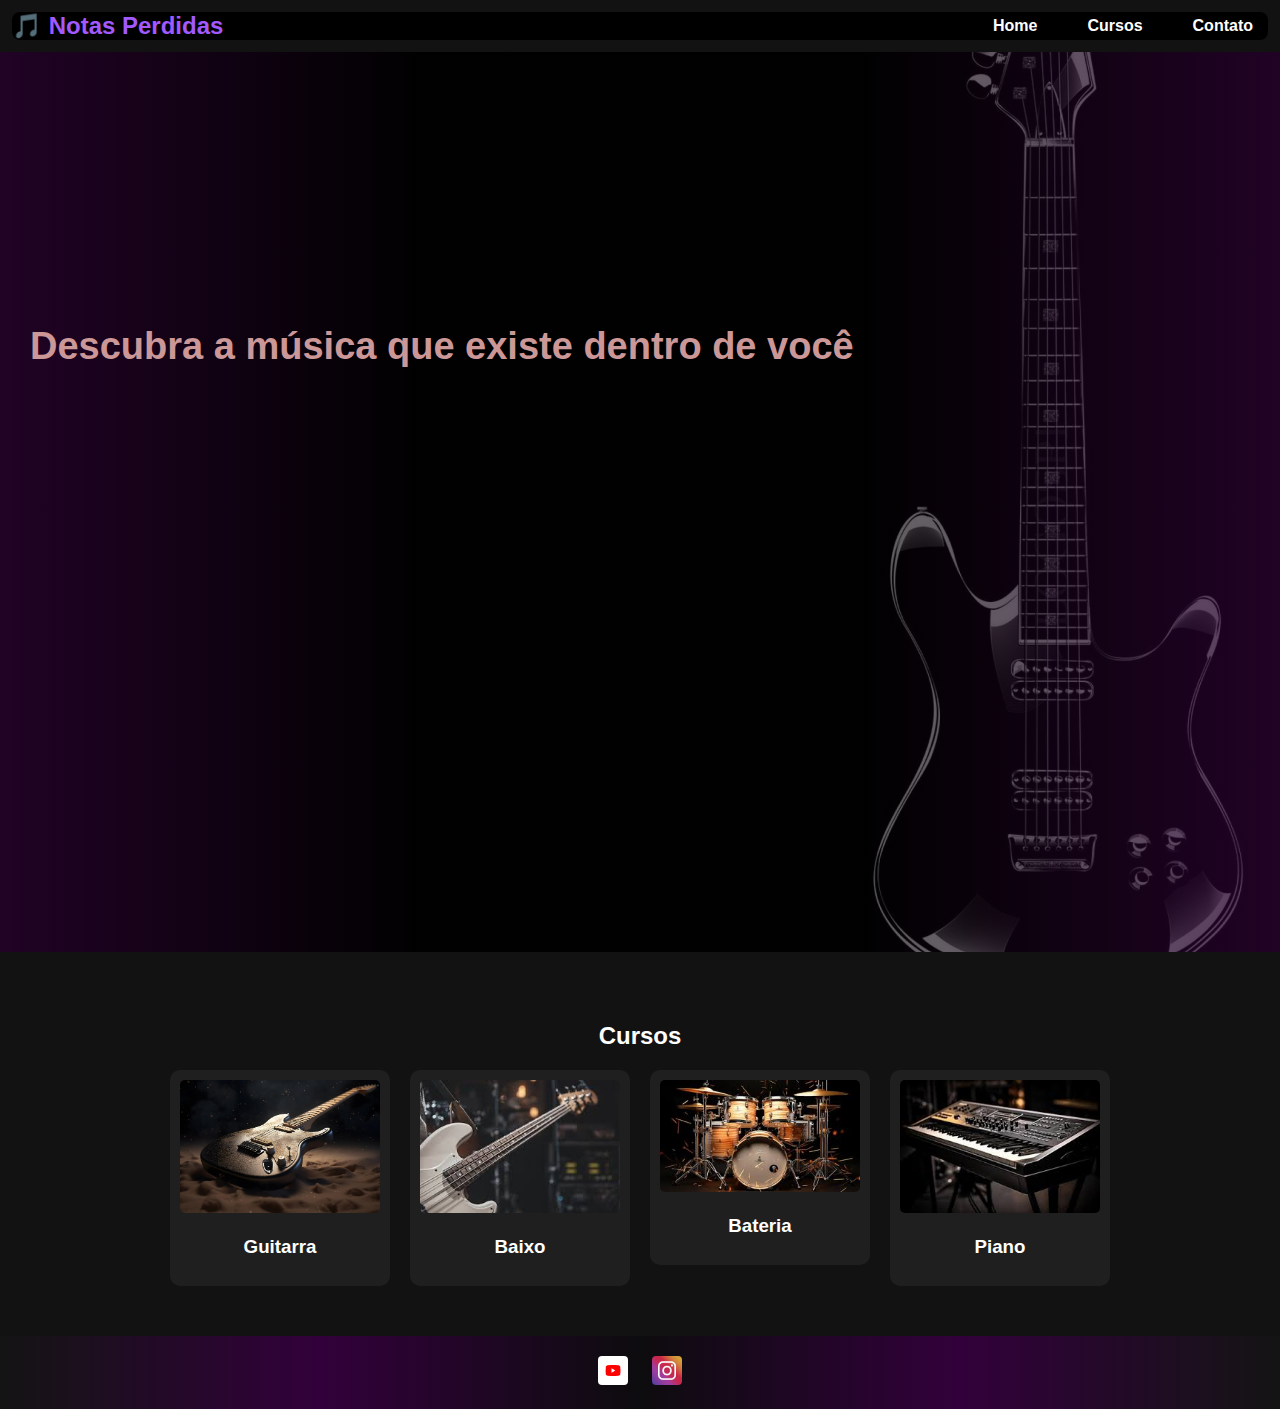
<file: index.html>
<!DOCTYPE html>
<html lang="pt-BR">
<head>
    <meta charset="UTF-8">
    <meta name="viewport" content="width=device-width, initial-scale=1.0">
    <link  class="icon"   href="../img/title.jpg" type="image/png">
    <title>Notas Perdidas</title>
    <link rel="stylesheet" href="style.css">
</head>
<body>
    <header>
        <a href="http://www.youtube.com/@Notas_Perdidas">
            <div class="logo">🎵 Notas Perdidas</div>
        </a>
        <nav>
            <ul>
                <li><a href="#Home">Home</a></li>
                <li><a href="#cursos">Cursos</a></li>
                <li><a href="https://www.instagram.com/notasperdidas___?utm_source=ig_web_button_share_sheet&igsh=ZDNlZDc0MzIxNw==">Contato</a></li>
            </ul>
        </nav>
    </header>

    <section id="Home" class="hero">
        <div class="hero-content">
            <h1 class="titulo">Descubra a música que existe dentro de você</h1>
            <!-- <a href="#cursos" class="btn">Ver Cursos</a> -->
        </div>

    </section>

    <section id="cursos"  class="cursos">
        <h2 class="sub_Titulo">Cursos</h2>
       
        <div class="curso-cards">     
           <a href="guitar.html">
               
                <div id="" class="card">
                    <img class= "guitar" src="guitarra.jpg" alt="Guitarra">
                    <h3>Guitarra</h3>
                </div>
            </a>
            
            <a href="baixo.html">
                <div class="card">
                    <img  class="bass" src="bass.jpg" alt="Baixo">
                    <h3>Baixo</h3>
                </div>
            </a>
            
            <a href="bateria.html">
                 <div class="card" >
                    <img  class="drum" src="bateria.jpg" alt="Bateria">
                    <h3>Bateria</h3>
                
                </div>
            </a>
            
            <a href="piano.html">
                <div  class="card">
                    <img class="piano" src="piano.jpg" alt="Piano">
                    <h3>Piano</h3>  
                </div>
            </a>
        
    </section>

    <footer>
        <div class="social-icons">
            <a href="http://www.youtube.com/@Notas_Perdidas"><img src="download (1).png" alt=""></a>
            <a href="https://www.instagram.com/notasperdidas___?utm_source=ig_web_button_share_sheet&igsh=ZDNlZDc0MzIxNw=="><img src="instar.jpg" alt=""></a>
        </div>
    </footer>
</body>
</html>
</file>
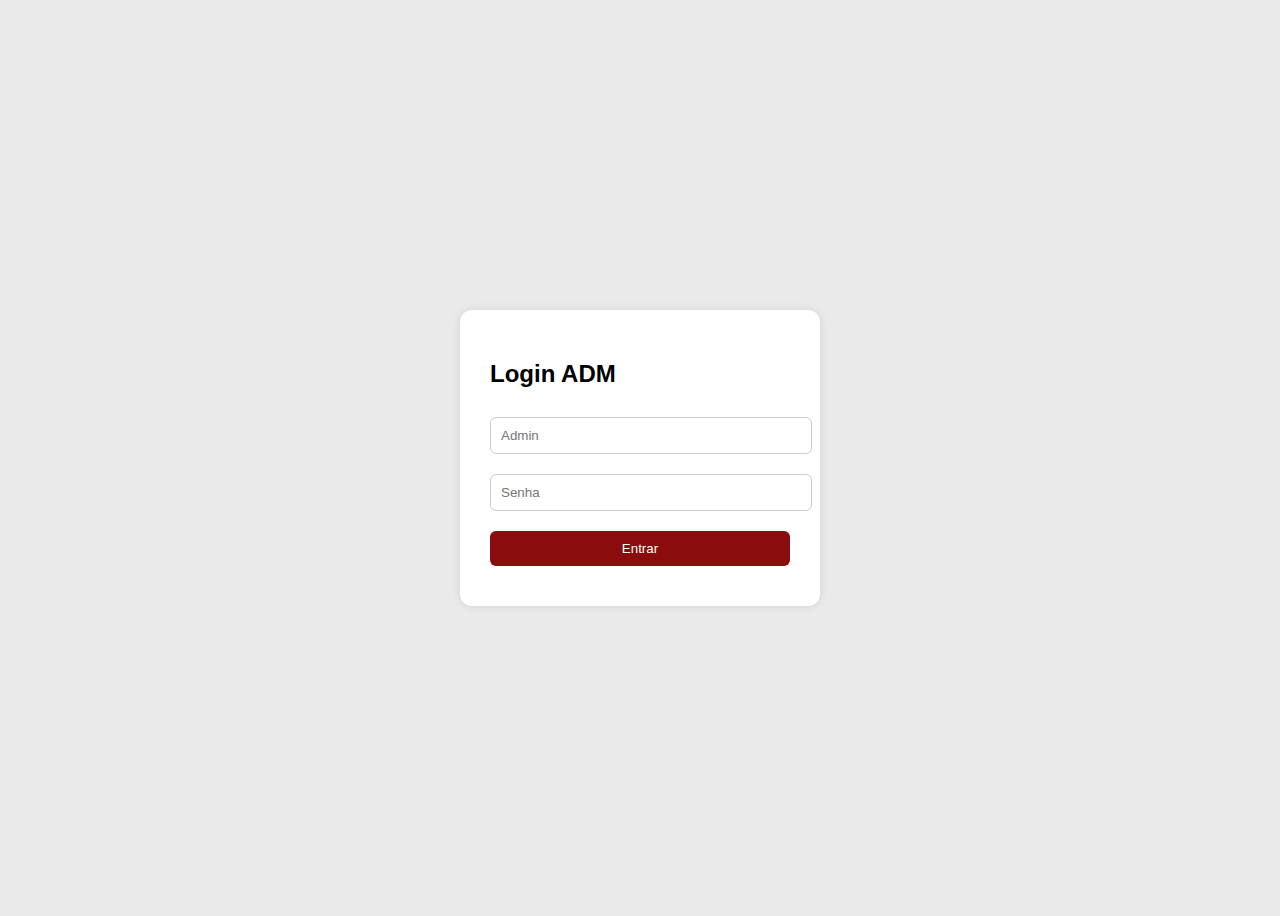
<file: admin-login.html>
<!-- admin-login.html -->
<!DOCTYPE html>
<html lang="pt-BR">
<head>
  <meta charset="UTF-8">
  <title>Login ADM</title>
  <style>
    body { font-family: Arial; display: flex; justify-content: center; align-items: center; height: 100vh; background: #eaeaea; }
    .box { background: #fff; padding: 30px; border-radius: 12px; box-shadow: 0 0 10px rgba(0,0,0,0.1); width: 300px; }
    input, button { width: 100%; margin: 10px 0; padding: 10px; border-radius: 6px; border: 1px solid #ccc; }
    button { background-color: #8a0c0c; color: #fff; border: none; cursor: pointer; }
  </style>
</head>
<body>
  <div class="box">
    <h2>Login ADM</h2>
    <form id="adminForm">
      <input type="text" name="usuario" placeholder="Admin" required>
      <input type="password" name="senha" placeholder="Senha" required>
      <button type="submit">Entrar</button>
    </form>
  </div>

  <script>
    const admins = [
      { usuario: "admin1", senha: "4321" },
      { usuario: "gabriel", senha: "1234" }
    ];

    const form = document.getElementById('adminForm');
    form.addEventListener('submit', function(e) {
      e.preventDefault();
      const usuario = form.usuario.value;
      const senha = form.senha.value;
      const autorizado = admins.some(admin => admin.usuario === usuario && admin.senha === senha);

      if (autorizado) {
        alert("Bem-vindo, administrador!");
        window.location.href = "painel-admin.html";
      } else {
        alert("Acesso negado.");
      }
    });
  </script>
</body>
</html>
</file>
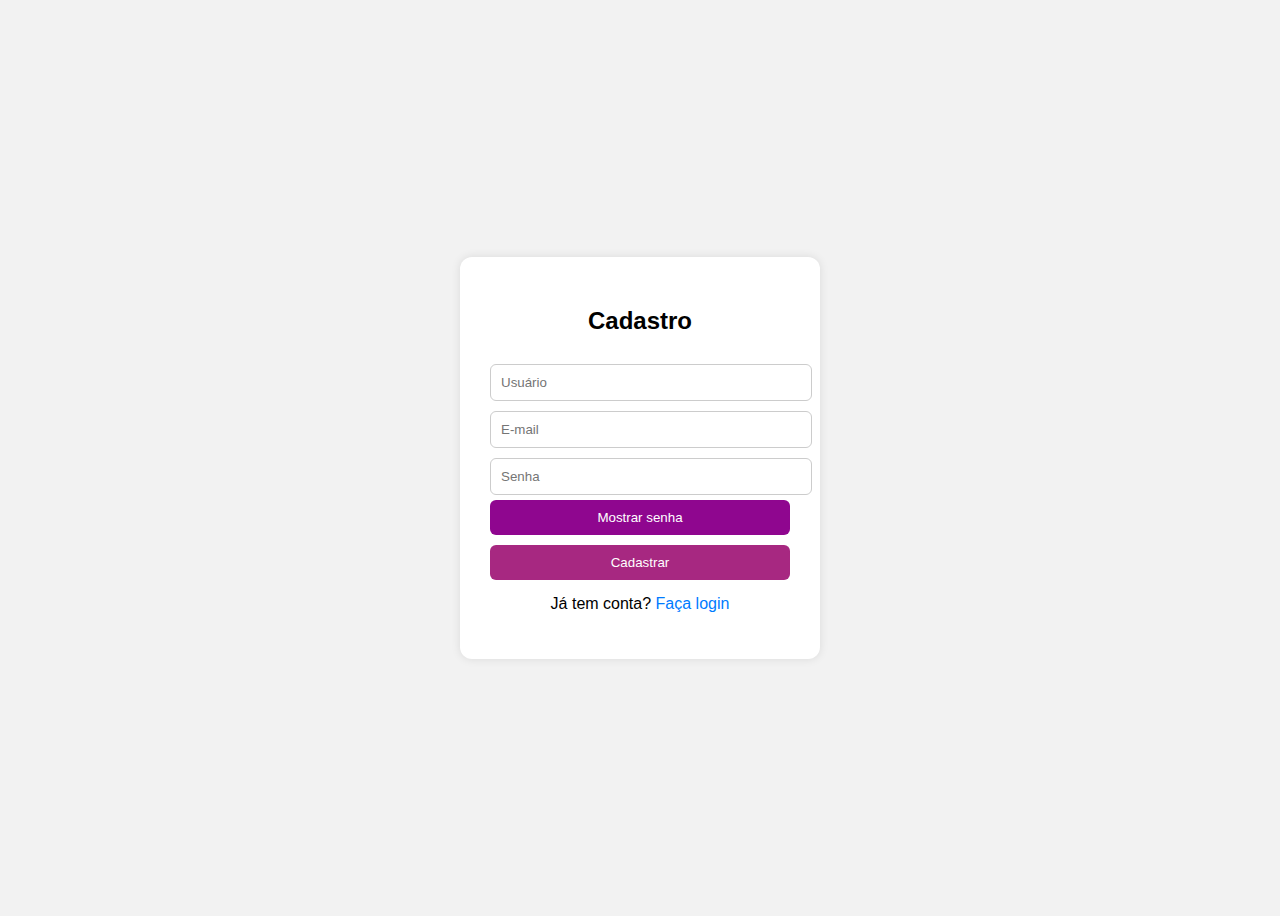
<file: cadastro.html>
<!DOCTYPE html>
<html lang="pt-BR">
<head>
  <meta charset="UTF-8">
  <title>Cadastro</title>
  <style>
    body { font-family: Arial; background: #f2f2f2; display: flex; justify-content: center; align-items: center; height: 100vh; }
    .box { background: #fff; padding: 30px; border-radius: 12px; box-shadow: 0 0 10px rgba(0,0,0,0.1); width: 300px; text-align: center; }
    input, button { width: 100%; padding: 10px; margin-top: 10px; border-radius: 6px; border: 1px solid #ccc; }
    button { background-color: #a72881; color: white; border: none; cursor: pointer; }
    .toggle-senha { background: #8f068f; margin-top: 5px; }
    a { text-decoration: none; color: #007bff; }
  </style>
</head>
<body>
  <div class="box">
    <h2>Cadastro</h2>
    <form id="cadastroForm">
      <input type="text" id="usuario" placeholder="Usuário" required>
      <input type="email" id="email" placeholder="E-mail" required>
      <input type="password" id="senha" placeholder="Senha" required>
      <button type="button" class="toggle-senha" onclick="mostrarSenha()">Mostrar senha</button>
      <button type="submit">Cadastrar</button>
    </form>
    <p style="margin-top: 15px;">
      Já tem conta? <a href="index.html">Faça login</a>
    </p>
  </div>

  <script>
    function mostrarSenha() {
      const campoSenha = document.getElementById('senha');
      campoSenha.type = campoSenha.type === 'password' ? 'text' : 'password';
    }

    const form = document.getElementById('cadastroForm');

    form.addEventListener('submit', function(e) {
      e.preventDefault();

      const usuario = document.getElementById('usuario').value;
      const email = document.getElementById('email').value;
      const senha = document.getElementById('senha').value;

      const dados = { usuario, email, senha };

      localStorage.setItem(usuario, JSON.stringify(dados));

  

      form.reset();
    });
  </script>
</body>
</html>
</file>
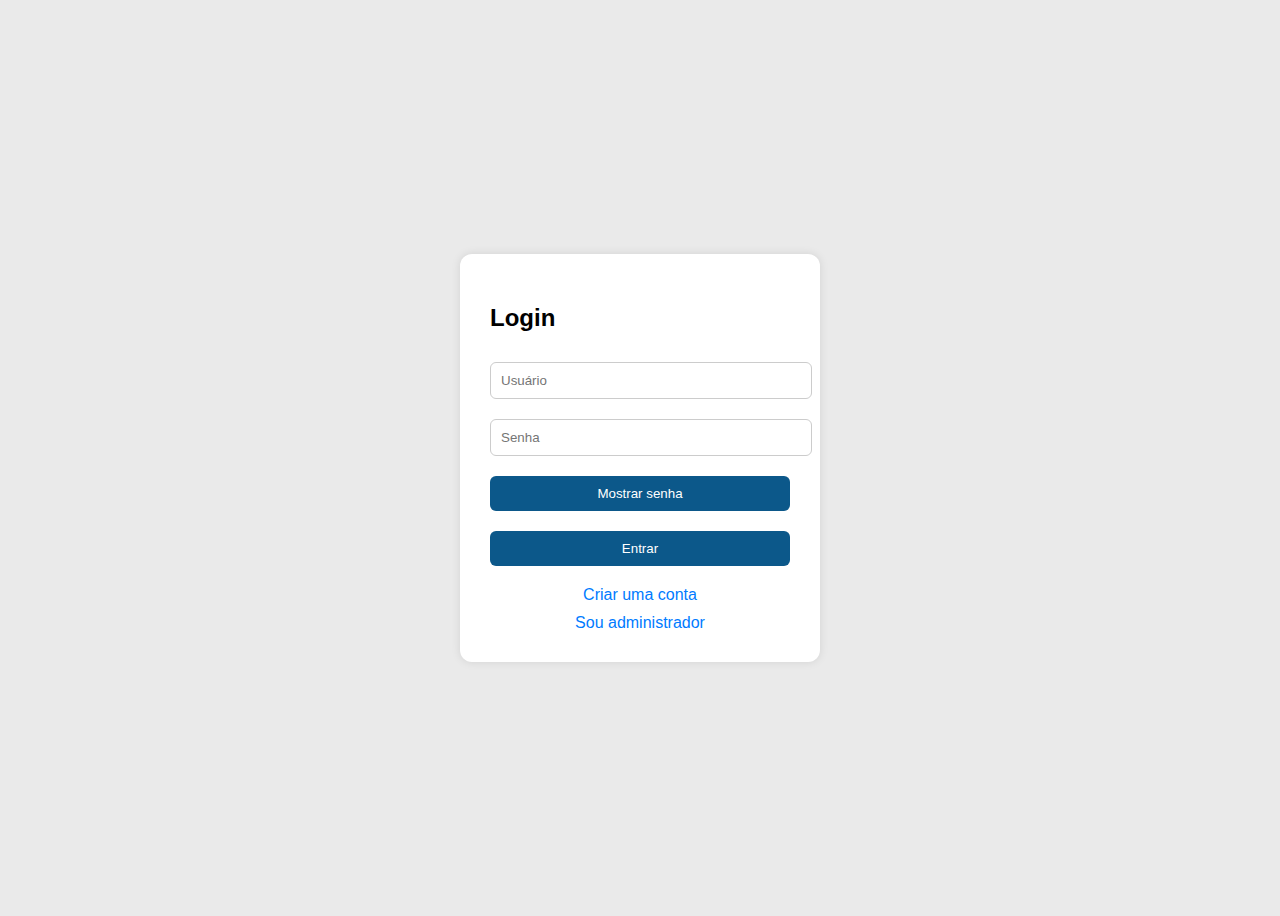
<file: login.html>
<!-- login.html -->
<!DOCTYPE html>
<html lang="pt-BR">
<head>
  <meta charset="UTF-8">
  <title>Login</title>
  <style>
    body { font-family: Arial; display: flex; justify-content: center; align-items: center; height: 100vh; background: #eaeaea; }
    .box { background: #fff; padding: 30px; border-radius: 12px; box-shadow: 0 0 10px rgba(0,0,0,0.1); width: 300px; }
    input, button { width: 100%; margin: 10px 0; padding: 10px; border-radius: 6px; border: 1px solid #ccc; }
    button { background-color: #0c588a; color: #fff; border: none; cursor: pointer; }
    a { display: block; text-align: center; margin-top: 10px; color: #007bff; text-decoration: none; }
  </style>
</head>
<body>
  <div class="box">
    <h2>Login</h2>
    <form id="loginForm">
      <input type="text" name="usuario" placeholder="Usuário" required>
      <input type="password" name="senha" id="senha" placeholder="Senha" required>
      <button type="button" onclick="mostrarSenha()">Mostrar senha</button>
      <button type="submit">Entrar</button>
    </form>
    <a href="cadastro.html">Criar uma conta</a>
    <a href="admin-login.html">Sou administrador</a>
  </div>

  <script>
    function mostrarSenha() {
      const campoSenha = document.getElementById('senha');
      campoSenha.type = campoSenha.type === 'password' ? 'text' : 'password';
    }

    const form = document.getElementById('loginForm');
    form.addEventListener('submit', function(e) {
      e.preventDefault();
      const usuario = form.usuario.value;
      const senha = form.senha.value;
      const dados = JSON.parse(localStorage.getItem(usuario));

      if (dados && dados.senha === senha) {
        alert("Login realizado!");
        window.location.href = "page.html";
      } else {
        alert("Usuário ou senha incorretos.");
      }
    });
  </script>
</body>
</html>
</file>
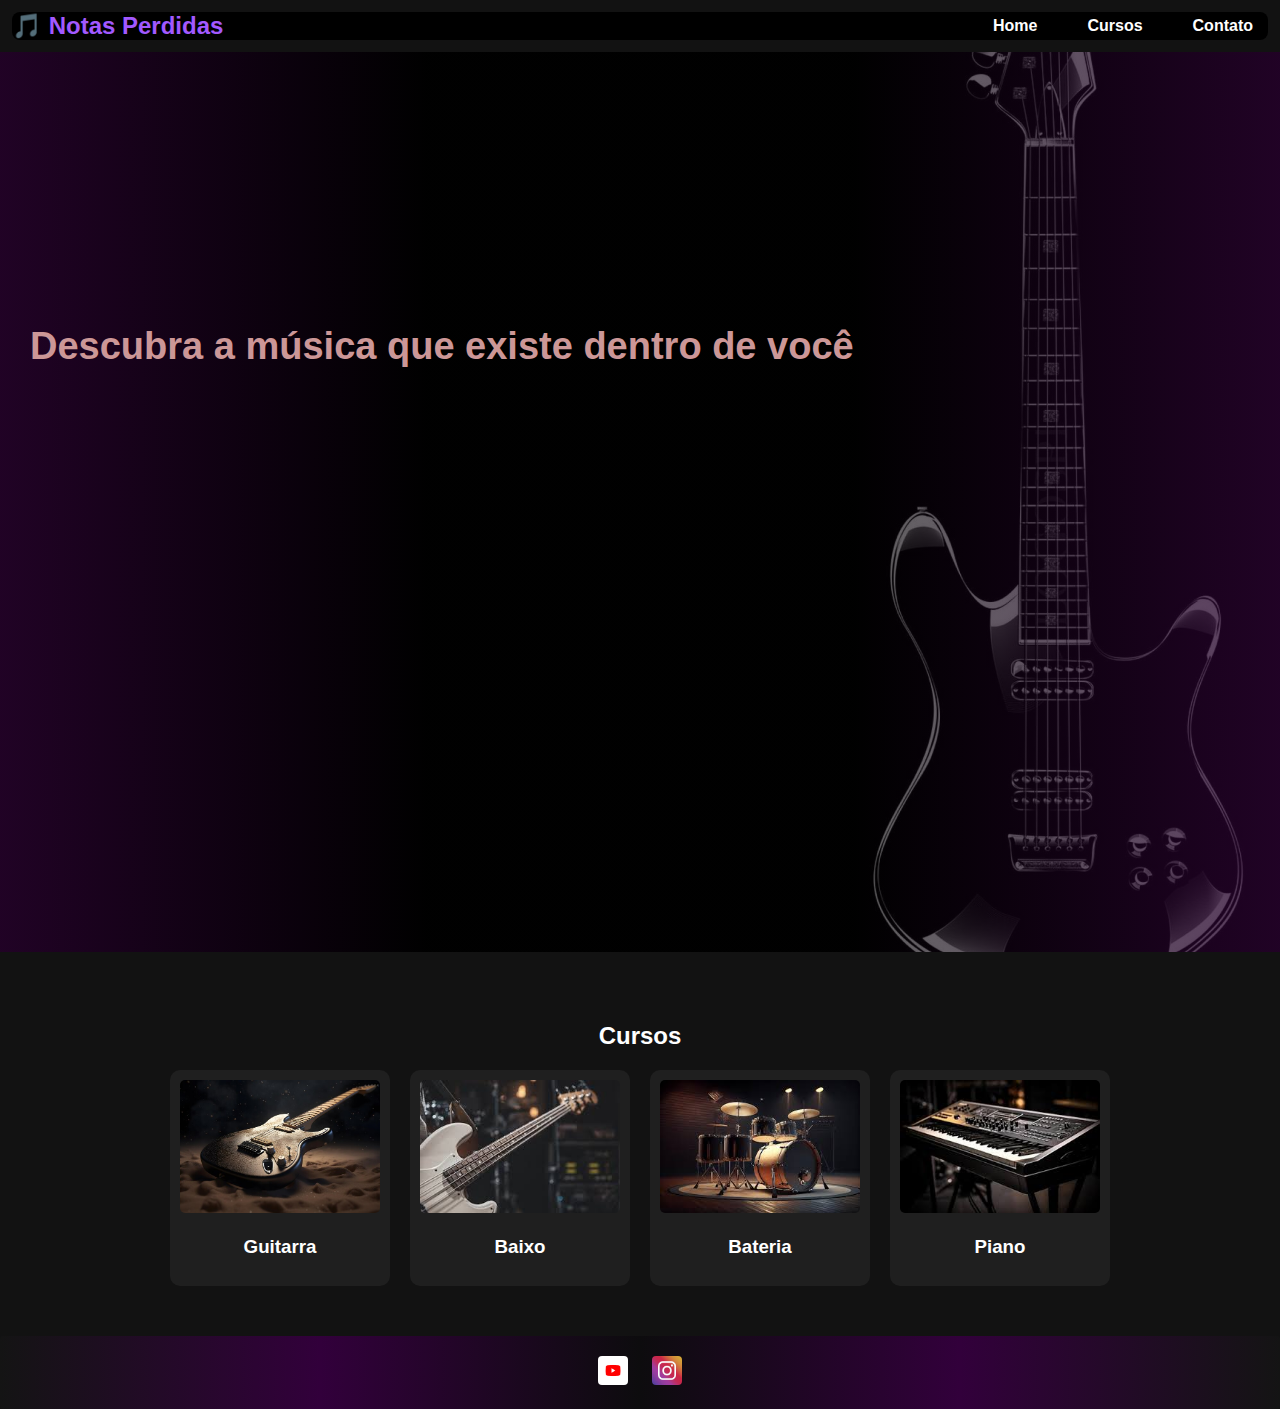
<file: page.html>
<!DOCTYPE html>
<html lang="pt-BR">
<head>
    <meta charset="UTF-8">
    <meta name="viewport" content="width=device-width, initial-scale=1.0">
    <link rel="icon"  type="imagem.jpg"  href="logo.jpg">
    <title>Notas Perdidas</title>
    <link rel="stylesheet" href="style.css">
</head>
<body>
    <header>
        <a href="http://www.youtube.com/@Notas_Perdidas">
            <div class="logo">🎵 Notas Perdidas</div>
        </a>
        <nav>
            <ul>
                <li><a href="#Home">Home</a></li>
                <li><a href="#cursos">Cursos</a></li>
                <li><a href="https://www.instagram.com/notasperdidas___?utm_source=ig_web_button_share_sheet&igsh=ZDNlZDc0MzIxNw==">Contato</a></li>
            </ul>
        </nav>
    </header>

    <section id="Home" class="hero">
        <div class="hero-content">
            <h1 class="titulo">Descubra a música que existe dentro de você</h1>
            <!-- <a href="#cursos" class="btn">Ver Cursos</a> -->
        </div>

    </section>

    <section id="cursos"  class="cursos">
        <h2 class="sub_Titulo">Cursos</h2>
       
        <div class="curso-cards">     
           <a href="guitar.html">
               
                <div id="" class="card">
                    <img class= "guitar" src="guitarra.jpg" alt="Guitarra">
                    <h3>Guitarra</h3>
                </div>
            </a>
            
            <a href="baixo.html">
                <div class="card">
                    <img  class="bass" src="bass.jpg" alt="Baixo">
                    <h3>Baixo</h3>
                </div>
            </a>
            
            <a href="bateria.html">
                 <div class="card" >
                    <img  class="drum" src="drum.jpg" alt="Bateria">
                    <h3>Bateria</h3>
                
                </div>
            </a>
            
            <a href="piano.html">
                <div  class="card">
                    <img class="piano" src="piano.jpg" alt="Piano">
                    <h3>Piano</h3>  
                </div>
            </a>
        
    </section>

    <footer>
        <div class="social-icons">
            <a href="http://www.youtube.com/@Notas_Perdidas"><img src="download (1).png" alt=""></a>
            <a href="https://www.instagram.com/notasperdidas___?utm_source=ig_web_button_share_sheet&igsh=ZDNlZDc0MzIxNw=="><img src="instar.jpg" alt=""></a>
        </div>
    </footer>
</body>
</html>
</file>
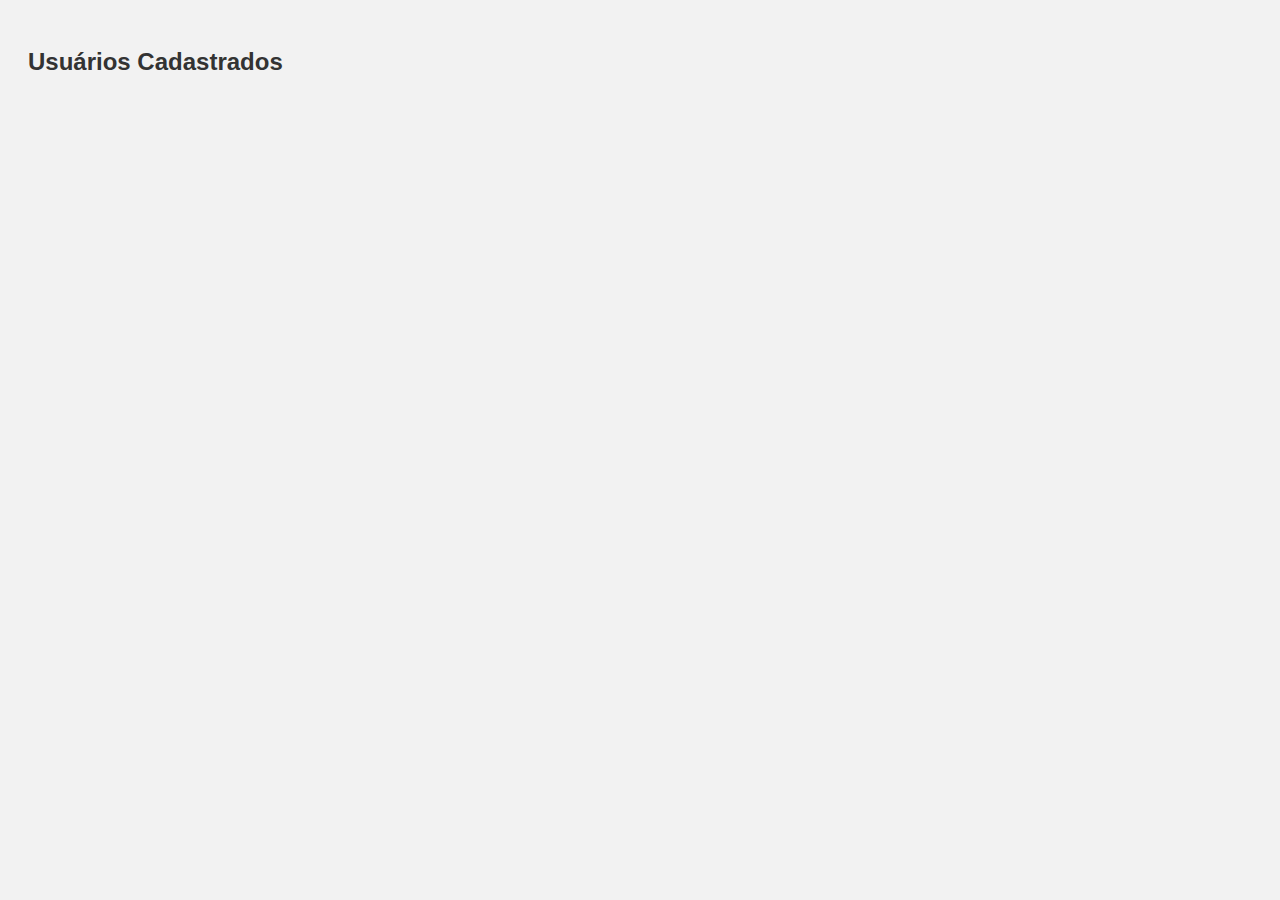
<file: painel-admin.html>
<!-- painel-admin.html -->
<!DOCTYPE html>
<html lang="pt-BR">
<head>
  <meta charset="UTF-8">
  <title>Painel do Administrador</title>
  <style>
    body { font-family: Arial; padding: 20px; background: #f2f2f2; }
    h2 { color: #333; }
    .usuario { background: #fff; padding: 10px; border-radius: 8px; margin: 10px 0; box-shadow: 0 0 5px rgba(0,0,0,0.1); }
  </style>
</head>
<body>
  <h2>Usuários Cadastrados</h2>
  <div id="usuarios"></div>

  <script>
    const container = document.getElementById('usuarios');

    for (let i = 0; i < localStorage.length; i++) {
      const chave = localStorage.key(i);
      const dados = JSON.parse(localStorage.getItem(chave));

      // ignora dados que não têm as chaves de usuário
      if (!dados || !dados.email || !dados.senha) continue;

      const div = document.createElement('div');
      div.className = 'usuario';
      div.innerHTML = `<strong>Usuário:</strong> ${dados.usuario}<br><strong>Email:</strong> ${dados.email}<br><strong>Senha:</strong> ${dados.senha}`;
      container.appendChild(div);
    }
  </script>
</body>
</html>
</file>
<file: style.css>
body {
    margin: 0;
    font-family: 'Arial', sans-serif;
    background-color: #121212;
    color:rgb(204, 151, 151);
}

header {
    background-color: #000;
    display: flex;
    justify-content: space-between;
    align-items: center;
    margin: 12px;
    border-radius: 8px;
}



a{
    text-decoration: none;  /* Remove a linha do link */
    color: inherit;         /* Garante que a cor do texto seja a mesma, sem alterações */
}

.logo{
    font-size: 24px;
    font-weight: bold;
    color:#a259ff;
    transition:background-color 0.3s ease-in-out;

}
.logo:hover{
    color: #9464a3; /* Cor mais clara ao passar o mouse */
}

nav ul {
    list-style: none;
    display: flex;
    justify-content: center; /* Centraliza os itens */
    align-items: center;
    gap: 20px;
    margin: 0;
    padding: 0;
}

nav ul li a {
    color: white;
    text-decoration: none;
    font-weight: bold;
    padding: 10px 15px; /* Adiciona espaço interno */
    border-radius: 5px; /* Arredonda um pouco o botão */
    transition: all 0.3s ease-in-out; /* Anima tudo suavemente */
}

nav ul li a:hover {
    background-color: #3e084d; /* Fundo roxo no hover */
    color: rgb(255, 255, 255); /* Mantém o texto branco */
    transform: translateY(-3px) scale(1.1); /* Faz pular igual nos cards */
}

.hero {
    background: linear-gradient(to right, rgba(42, 3, 48, 0.774), rgba(0, 0, 0, 0.6), rgba(0, 0, 0, 0.6), rgba(42, 3, 48, 0.774)), url('violao.jpg');
    background-size: cover;
    background-position: center;
    height: 100vh;
    display: flex;
    align-items: center;
    justify-content: center;
    text-align: center;
    animation: aparecer 2s ease-in forwards;

}

.hero-content h1 {
    font-size: 38px;
    margin-bottom: 50px;
    padding: 0 30x;
    position: absolute;
    top: 300px; /* distância do topo */
    left: 30px;
    animation: aparecer 2s ease-in forwards;
    
}
@keyframes aparecer {
    from { opacity: 0; transform: translateY(20px); }
    to { opacity: 1; transform: translateY(0); }
}


/* Responsividade */
@media (max-width: 500px){
    .hero{
        height: 70vh;
        width:;
        borde-radius: 5px;
         
    }
    
    .hero-content h1 {
        font-size:  22px;
        display: flex;
        flex-direction: column;
        align-items: center;
        justify-content: center;
        left:  20px ;
    }
    
    nav ul {
      display: flex;
      flex-direction: column;
    }
    
    nav ul li a {
      margin: 10px 0;
    }
  }



.btn {
    background-color: #a259ff;
    padding: 10px 20px;
    color: white;
    border-radius: 5px;
    text-decoration: none;
    font-size: 18px;
    transition: background-color 0.3s ease-in-out;
}
.btn:hover {
    background-color: #410255; /* Cor mais clara ao passar o mouse */
}

.cursos {
    padding: 50px 20px;
    text-align: center;
    border-radius: 5pt;
    color:white;
}


.curso-cards {
    display: flex;
    justify-content: center;
    gap: 20px;
    flex-wrap: wrap;
}

.card {
    background-color: #1f1f1f;
    border-radius: 10px;
    overflow: hidden;
    width: 200px;
    text-align: center;
    padding: 10px;
    transition: transform 0.3s ease-in-out; 
}

.card:hover {
    transform: translateY(-10px) scale(1.05); /* Efeito de pulo e aumento */
}
.card img {
    width: 100%; 
    height: auto;
    border-radius: 5px;
}


#indisponivel {
    opacity: 0.5;
    position: relative;
    pointer-events: none; /* Desativa clique */
    transition: opacity 0.3s;
}

#indisponivel:hover {
    opacity: 1;
    pointer-events: auto;
}



footer {
    background: linear-gradient(to right, rgb(20, 20, 20)  , #32003b  , #0d0c0e,#32003b, rgb(20, 20, 20) ); /* Gradiente de roxo para roxo mais escuro */
    text-align: center;
    padding: 20px;
    border-radius: 3px;
    
}

.social-icons img {
    width: 30px;
    margin: 0 10px;
    border-radius: 4px;
    transition: transform 0.3s ease-in-out;
}
.social-icons img:hover {
    transform: scale(1.2); /* Aumenta o tamanho da imagem ao passar o mouse */
}

html {
    scroll-behavior: smooth;
}
</file>
